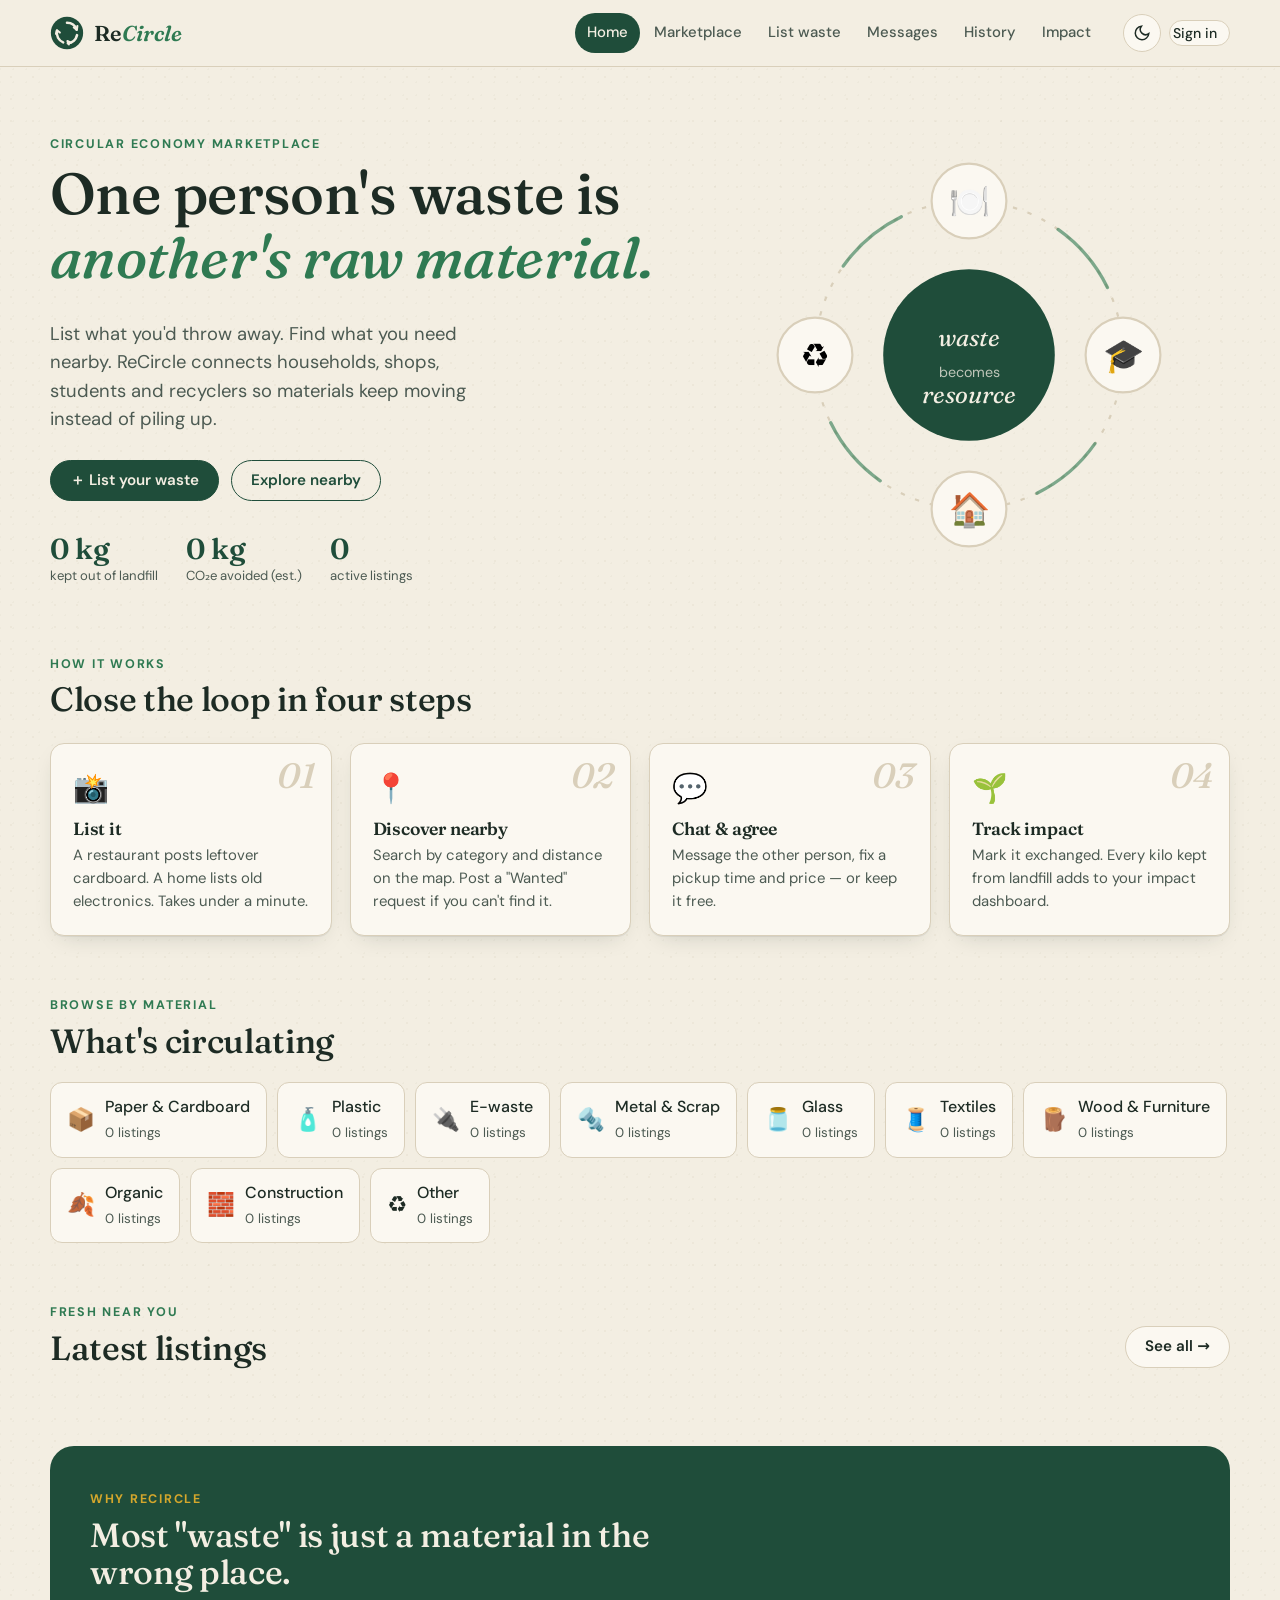
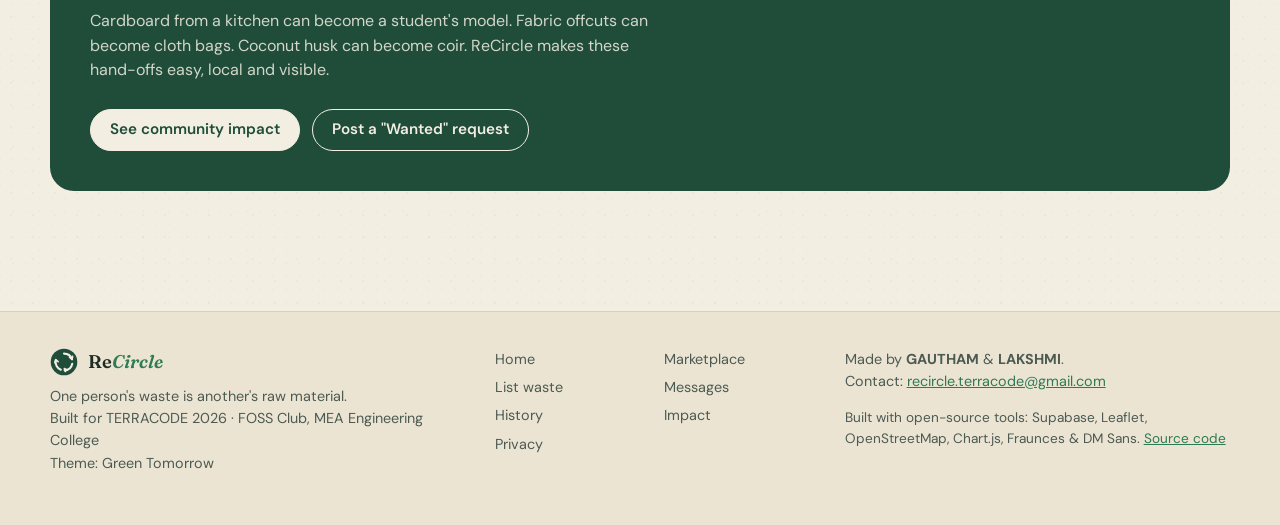
<file: index.html>
<!doctype html>
<html lang="en">
<head>
  <meta charset="utf-8">
  <meta name="viewport" content="width=device-width, initial-scale=1">
  <title>ReCircle — Waste Exchange Platform</title>
  <meta name="description" content="ReCircle is a circular-economy marketplace where waste from one person becomes a resource for someone else nearby.">
  <link rel="icon" href="assets/favicon.svg" type="image/svg+xml">
  <link rel="stylesheet" href="css/style.css">
</head>
<body>
<main>

  <!-- ===== Hero ===== -->
  <section class="hero">
    <div class="wrap hero-grid">
      <div>
        <span class="eyebrow">Circular economy marketplace</span>
        <h1>One person's waste is <em>another's raw material.</em></h1>
        <p class="lede">List what you'd throw away. Find what you need nearby. ReCircle connects households, shops, students and recyclers so materials keep moving instead of piling up.</p>
        <div class="hero-actions">
          <a class="btn primary" href="post.html">＋ List your waste</a>
          <a class="btn" href="marketplace.html">Explore nearby</a>
        </div>
        <div class="hero-stats" id="heroStats"></div>
      </div>

      <div class="hero-art">
        <svg class="loop-art" viewBox="0 0 400 400" role="img" aria-label="A circle connecting a restaurant, a student, a home and a recycler">
          <g class="spin">
            <circle cx="200" cy="200" r="140" fill="none" stroke="var(--line)" stroke-width="2" stroke-dasharray="4 10"/>
          </g>
          <circle cx="200" cy="200" r="140" fill="none" stroke="var(--brand-2)" stroke-width="3" stroke-dasharray="70 150" stroke-linecap="round" opacity=".6">
            <animateTransform attributeName="transform" type="rotate" from="0 200 200" to="360 200 200" dur="14s" repeatCount="indefinite"/>
          </circle>
          <circle cx="200" cy="200" r="78" fill="var(--brand)"/>
          <text x="200" y="192" text-anchor="middle" font-family="Fraunces, serif" font-style="italic" font-size="22" fill="var(--on-brand)">waste</text>
          <text x="200" y="220" text-anchor="middle" font-family="DM Sans, sans-serif" font-size="13" fill="var(--on-brand)" opacity=".75">becomes</text>
          <text x="200" y="244" text-anchor="middle" font-family="Fraunces, serif" font-style="italic" font-size="22" fill="var(--on-brand)">resource</text>

          <g class="node"><circle cx="200" cy="60" r="34" fill="var(--surface)" stroke="var(--line)" stroke-width="2"/><text x="200" y="71" text-anchor="middle" font-size="30">🍽️</text></g>
          <g class="node"><circle cx="340" cy="200" r="34" fill="var(--surface)" stroke="var(--line)" stroke-width="2"/><text x="340" y="211" text-anchor="middle" font-size="30">🎓</text></g>
          <g class="node"><circle cx="200" cy="340" r="34" fill="var(--surface)" stroke="var(--line)" stroke-width="2"/><text x="200" y="351" text-anchor="middle" font-size="30">🏠</text></g>
          <g class="node"><circle cx="60" cy="200" r="34" fill="var(--surface)" stroke="var(--line)" stroke-width="2"/><text x="60" y="211" text-anchor="middle" font-size="30">♻️</text></g>
        </svg>
      </div>
    </div>
  </section>

  <!-- ===== How it works ===== -->
  <section class="section" style="padding-top:24px">
    <div class="wrap">
      <span class="eyebrow">How it works</span>
      <h2 style="margin-bottom:24px">Close the loop in four steps</h2>
      <div class="steps">
        <div class="card step"><div class="ico">📸</div><h3>List it</h3><p>A restaurant posts leftover cardboard. A home lists old electronics. Takes under a minute.</p></div>
        <div class="card step"><div class="ico">📍</div><h3>Discover nearby</h3><p>Search by category and distance on the map. Post a "Wanted" request if you can't find it.</p></div>
        <div class="card step"><div class="ico">💬</div><h3>Chat &amp; agree</h3><p>Message the other person, fix a pickup time and price — or keep it free.</p></div>
        <div class="card step"><div class="ico">🌱</div><h3>Track impact</h3><p>Mark it exchanged. Every kilo kept from landfill adds to your impact dashboard.</p></div>
      </div>
    </div>
  </section>

  <!-- ===== Categories ===== -->
  <section class="section" style="padding-top:0">
    <div class="wrap">
      <div class="section-head">
        <div><span class="eyebrow">Browse by material</span><h2>What's circulating</h2></div>
      </div>
      <div class="cat-strip" id="catStrip"></div>
    </div>
  </section>

  <!-- ===== Recent listings ===== -->
  <section class="section" style="padding-top:0">
    <div class="wrap">
      <div class="section-head">
        <div><span class="eyebrow">Fresh near you</span><h2>Latest listings</h2></div>
        <a class="btn ghost" href="marketplace.html">See all →</a>
      </div>
      <div class="grid" id="recentGrid"></div>
    </div>
  </section>

  <!-- ===== Mission band ===== -->
  <section class="section" style="padding-top:0">
    <div class="wrap">
      <div class="band">
        <div>
          <span class="eyebrow" style="color:var(--gold)">Why ReCircle</span>
          <h2>Most "waste" is just a material in the wrong place.</h2>
          <p>Cardboard from a kitchen can become a student's model. Fabric offcuts can become cloth bags. Coconut husk can become coir. ReCircle makes these hand-offs easy, local and visible.</p>
          <div class="hero-actions" style="margin-bottom:0">
            <a class="btn primary" href="impact.html">See community impact</a>
            <a class="btn" href="post.html">Post a "Wanted" request</a>
          </div>
        </div>
        <blockquote class="band-quote" id="bandQuote"></blockquote>
      </div>
    </div>
  </section>

</main>

<script src="js/data.js"></script>
<script src="js/store.js"></script>
<script src="vendor/supabase/supabase.js"></script>
<script src="js/supabase.js"></script>
<script src="js/ui.js"></script>
<script src="js/detail.js"></script>
<script src="js/home.js"></script>
</body>
</html>
</file>
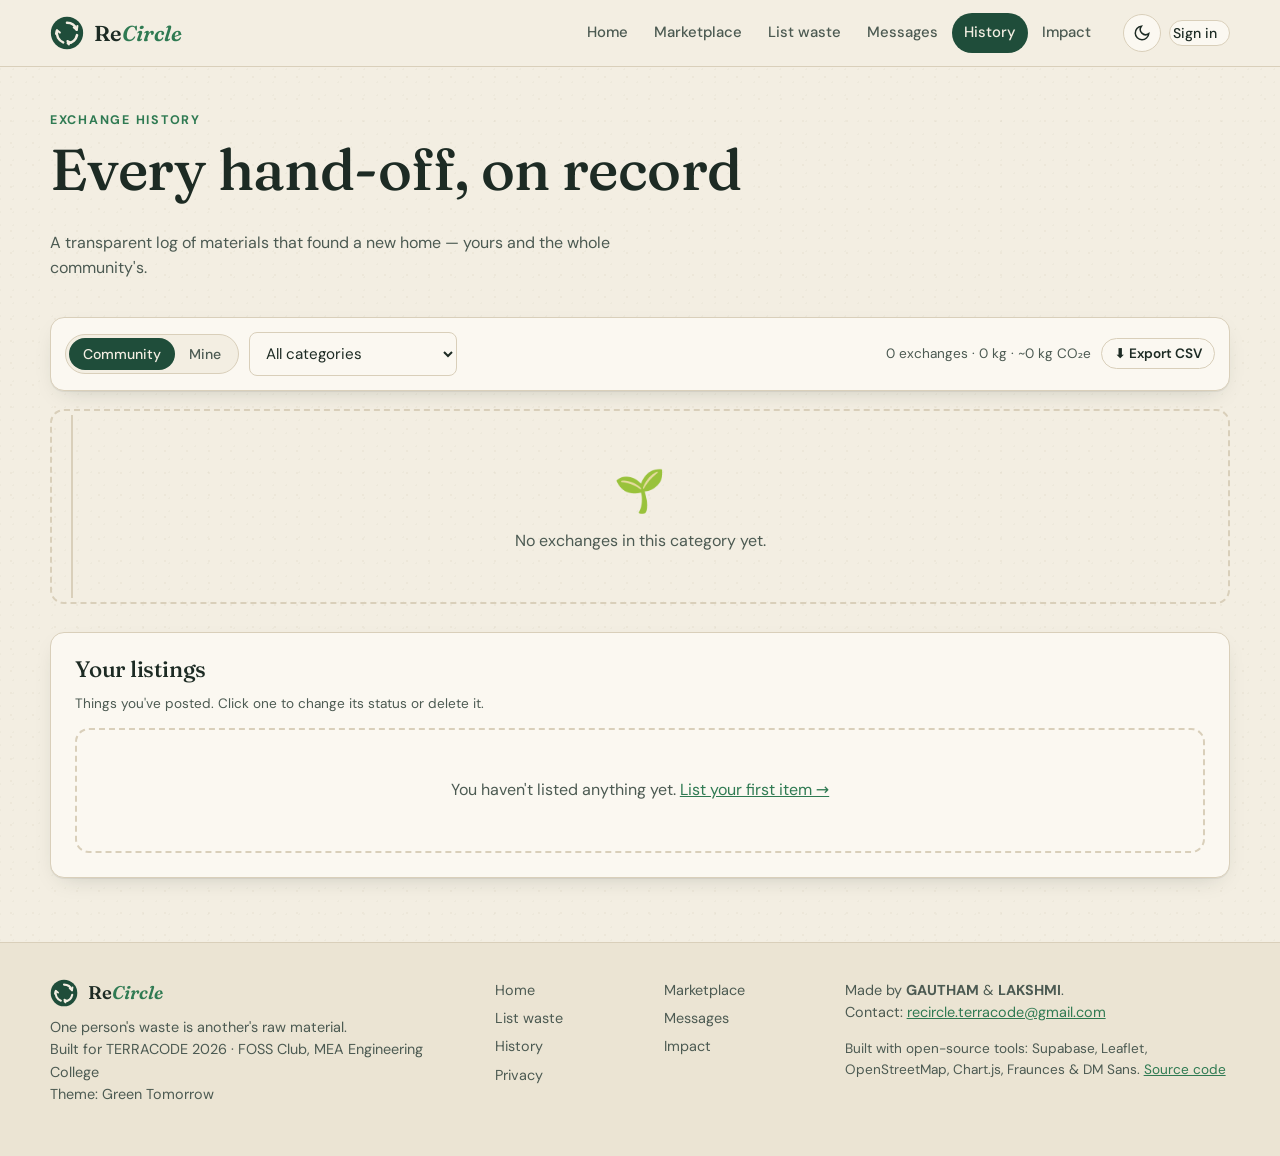
<file: history.html>
<!doctype html>
<html lang="en">
<head>
  <meta charset="utf-8">
  <meta name="viewport" content="width=device-width, initial-scale=1">
  <title>Exchange history — ReCircle</title>
  <link rel="icon" href="assets/favicon.svg" type="image/svg+xml">
  <link rel="stylesheet" href="css/style.css">
</head>
<body>
<main class="wrap">
  <div class="page-head">
    <span class="eyebrow">Exchange history</span>
    <h1>Every hand-off, on record</h1>
    <p>A transparent log of materials that found a new home — yours and the whole community's.</p>
  </div>

  <div class="card toolbar">
    <div class="seg" id="scopeSeg" role="group" aria-label="Whose history">
      <button data-scope="all" class="on">Community</button>
      <button data-scope="me">Mine</button>
    </div>
    <select id="catFilter" aria-label="Category" style="width:auto"></select>
    <span class="muted small" id="summary" style="margin-left:auto"></span>
    <button class="btn ghost sm" id="csvBtn">⬇ Export CSV</button>
  </div>

  <ol class="timeline" id="timeline"></ol>

  <div class="card" style="padding:24px;margin-top:28px">
    <h2 style="font-size:1.4rem">Your listings</h2>
    <p class="muted small">Things you've posted. Click one to change its status or delete it.</p>
    <div class="grid" id="myListings"></div>
  </div>
</main>

<script src="js/data.js"></script>
<script src="js/store.js"></script>
<script src="vendor/supabase/supabase.js"></script>
<script src="js/supabase.js"></script>
<script src="js/ui.js"></script>
<script src="js/detail.js"></script>
<script src="js/history.js"></script>
</body>
</html>
</file>
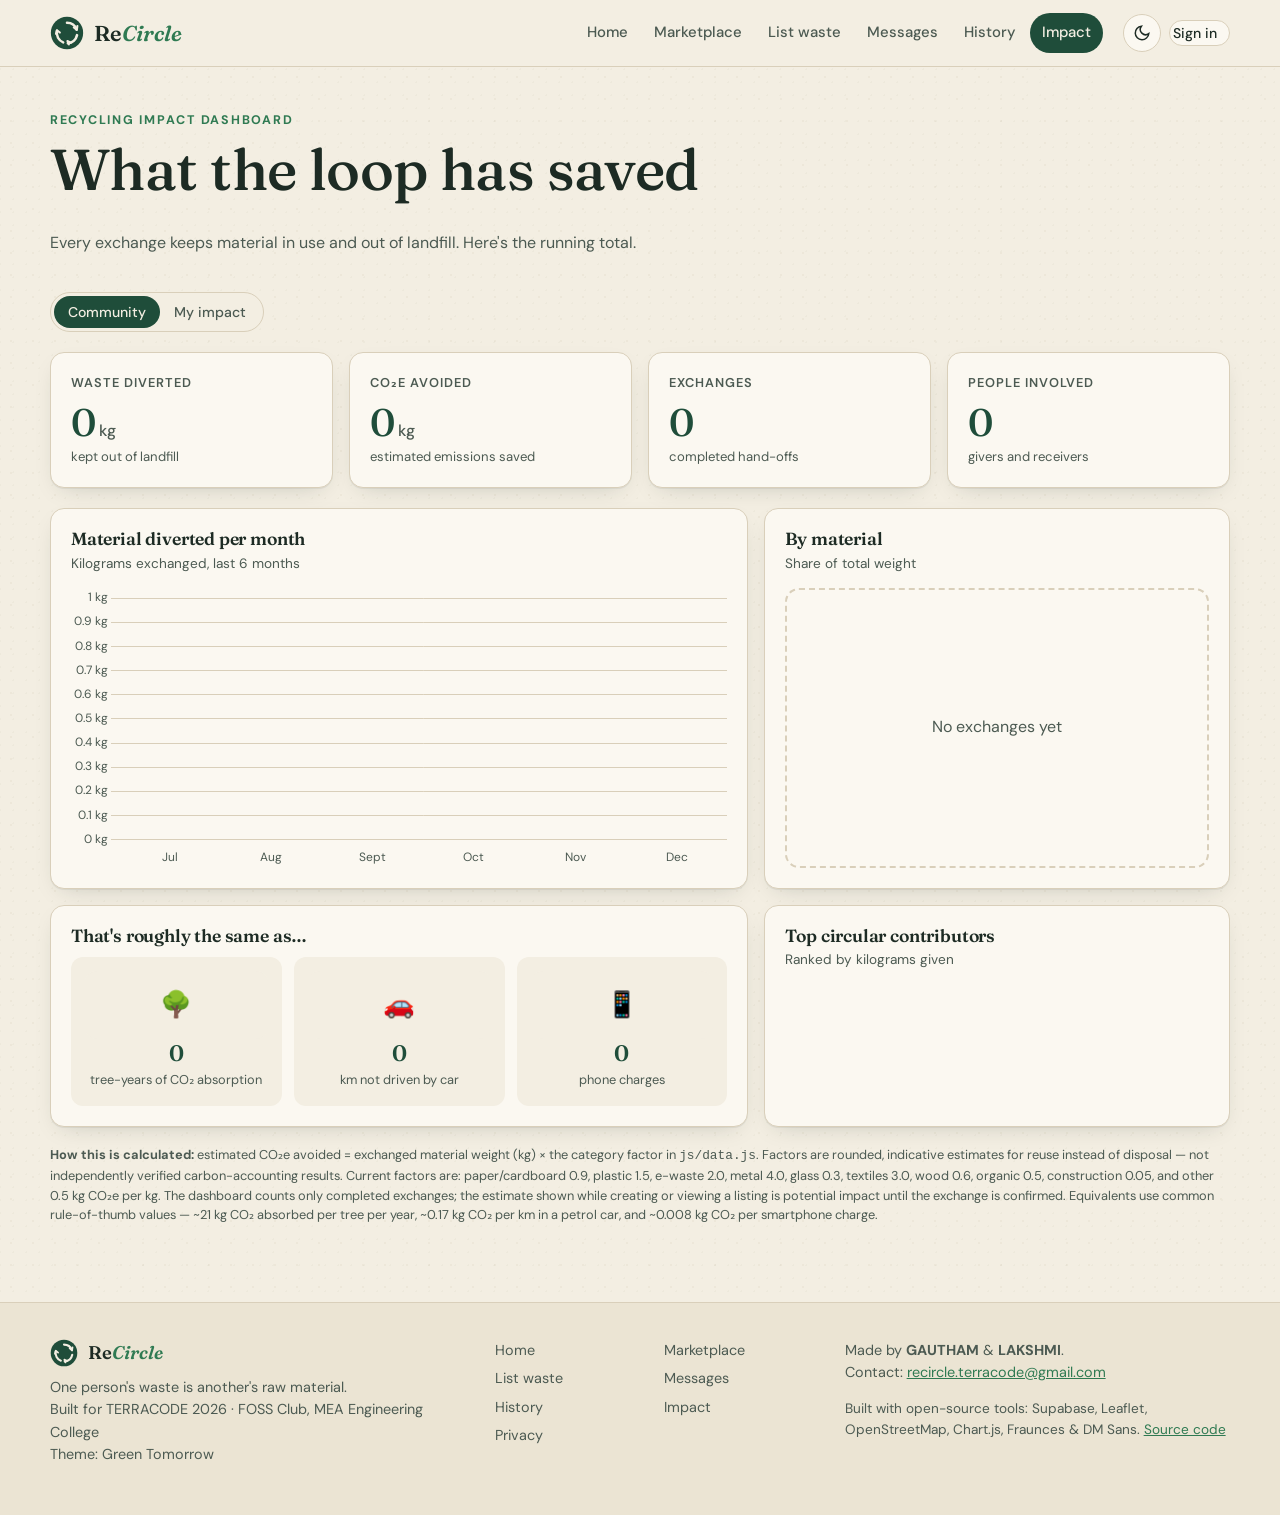
<file: impact.html>
<!doctype html>
<html lang="en">
<head>
  <meta charset="utf-8">
  <meta name="viewport" content="width=device-width, initial-scale=1">
  <title>Recycling impact — ReCircle</title>
  <link rel="icon" href="assets/favicon.svg" type="image/svg+xml">
  <link rel="stylesheet" href="css/style.css">
</head>
<body>
<main class="wrap">
  <div class="page-head">
    <span class="eyebrow">Recycling impact dashboard</span>
    <h1>What the loop has saved</h1>
    <p>Every exchange keeps material in use and out of landfill. Here's the running total.</p>
  </div>

  <div class="seg scope" id="scopeSeg" role="group" aria-label="Whose impact">
    <button data-scope="all" class="on">Community</button>
    <button data-scope="me">My impact</button>
  </div>

  <div class="kpis" id="kpis"></div>

  <div class="dash-grid">
    <div class="card">
      <h3>Material diverted per month</h3>
      <p class="muted small">Kilograms exchanged, last 6 months</p>
      <div class="chart-box"><canvas id="monthChart" aria-label="Bar chart of kilograms exchanged per month"></canvas></div>
    </div>
    <div class="card">
      <h3>By material</h3>
      <p class="muted small">Share of total weight</p>
      <div class="chart-box"><canvas id="catChart" aria-label="Doughnut chart of weight by material"></canvas></div>
    </div>
    <div class="card">
      <h3>That's roughly the same as…</h3>
      <div class="equiv" id="equiv"></div>
    </div>
    <div class="card">
      <h3>Top circular contributors</h3>
      <p class="muted small">Ranked by kilograms given</p>
      <ol class="leaders" id="leaders"></ol>
    </div>
  </div>

  <p class="footnote">
    <strong>How this is calculated:</strong> estimated CO₂e avoided = exchanged material weight (kg) ×
    the category factor in <code>js/data.js</code>. Factors are rounded, indicative estimates for
    reuse instead of disposal — not independently verified carbon-accounting results.
    Current factors are: paper/cardboard 0.9, plastic 1.5, e-waste 2.0, metal 4.0,
    glass 0.3, textiles 3.0, wood 0.6, organic 0.5, construction 0.05, and other 0.5
    kg CO₂e per kg.
    The dashboard counts only completed exchanges; the estimate shown while creating or viewing
    a listing is potential impact until the exchange is confirmed.
    Equivalents use common rule-of-thumb values — ~21 kg CO₂ absorbed per tree per year, ~0.17 kg CO₂ per km in a petrol car,
    and ~0.008 kg CO₂ per smartphone charge.
  </p>
</main>

<script src="vendor/chartjs/chart.umd.min.js"></script>
<script src="js/data.js"></script>
<script src="js/store.js"></script>
<script src="vendor/supabase/supabase.js"></script>
<script src="js/supabase.js"></script>
<script src="js/ui.js"></script>
<script src="js/impact.js"></script>
</body>
</html>
</file>
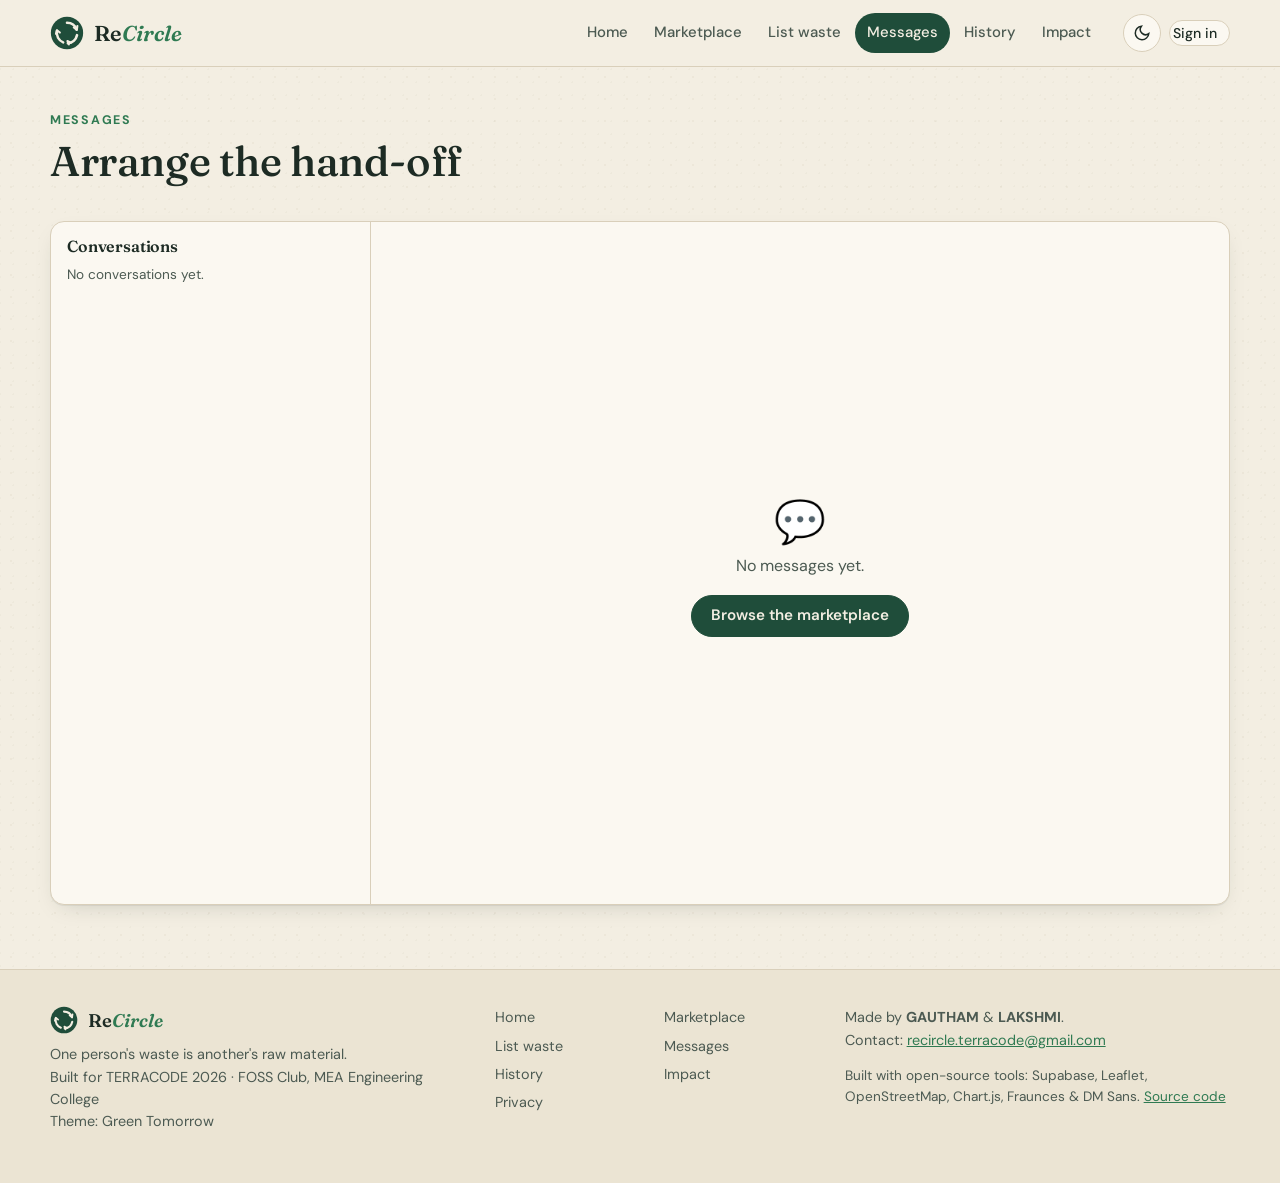
<file: messages.html>
<!doctype html>
<html lang="en">
<head>
  <meta charset="utf-8">
  <meta name="viewport" content="width=device-width, initial-scale=1">
  <title>Messages — ReCircle</title>
  <link rel="icon" href="assets/favicon.svg" type="image/svg+xml">
  <link rel="stylesheet" href="css/style.css">
</head>
<body>
<main class="wrap">
  <div class="page-head" style="padding-bottom:16px">
    <span class="eyebrow">Messages</span>
    <h1 style="font-size:clamp(1.8rem,4vw,2.6rem)">Arrange the hand-off</h1>
  </div>

  <div class="card chat-layout" id="chatLayout">
    <div class="convo-list">
      <h3>Conversations</h3>
      <div id="convoList"></div>
    </div>
    <section class="chat" id="chat" aria-live="polite"></section>
  </div>
</main>

<script src="js/data.js"></script>
<script src="js/store.js"></script>
<script src="vendor/supabase/supabase.js"></script>
<script src="js/supabase.js"></script>
<script src="js/ui.js"></script>
<script src="js/detail.js"></script>
<script src="js/messages.js"></script>
</body>
</html>
</file>
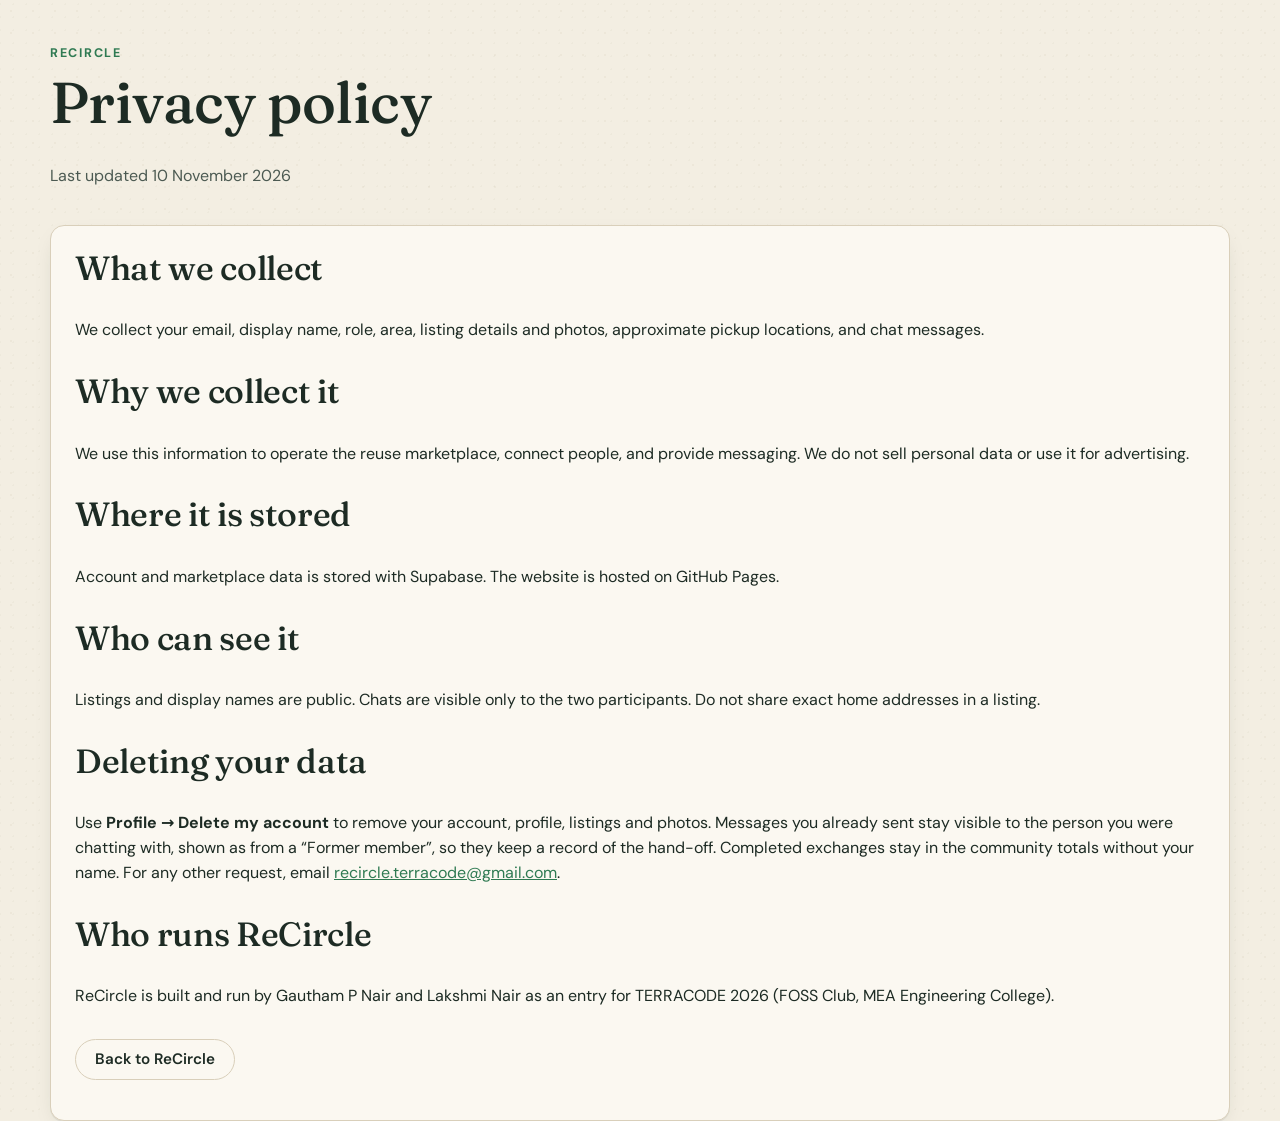
<file: privacy.html>
<!doctype html>
<html lang="en"><head><meta charset="utf-8"><meta name="viewport" content="width=device-width, initial-scale=1"><title>Privacy — ReCircle</title><link rel="icon" href="assets/favicon.svg" type="image/svg+xml"><link rel="stylesheet" href="css/style.css"></head>
<body><main class="wrap"><div class="page-head"><span class="eyebrow">ReCircle</span><h1>Privacy policy</h1><p>Last updated 10 November 2026</p></div>
<section class="card form" style="padding:24px"><h2>What we collect</h2><p>We collect your email, display name, role, area, listing details and photos, approximate pickup locations, and chat messages.</p>
<h2>Why we collect it</h2><p>We use this information to operate the reuse marketplace, connect people, and provide messaging. We do not sell personal data or use it for advertising.</p>
<h2>Where it is stored</h2><p>Account and marketplace data is stored with Supabase. The website is hosted on GitHub Pages.</p>
<h2>Who can see it</h2><p>Listings and display names are public. Chats are visible only to the two participants. Do not share exact home addresses in a listing.</p>
<h2>Deleting your data</h2><p>Use <strong>Profile → Delete my account</strong> to remove your account, profile, listings and photos. Messages you already sent stay visible to the person you were chatting with, shown as from a “Former member”, so they keep a record of the hand-off. Completed exchanges stay in the community totals without your name. For any other request, email <a href="mailto:recircle.terracode@gmail.com">recircle.terracode@gmail.com</a>.</p>
<h2>Who runs ReCircle</h2><p>ReCircle is built and run by Gautham P Nair and Lakshmi Nair as an entry for TERRACODE 2026 (FOSS Club, MEA Engineering College).</p>
<p><a class="btn ghost" href="index.html">Back to ReCircle</a></p></section></main>
</body></html>
</file>
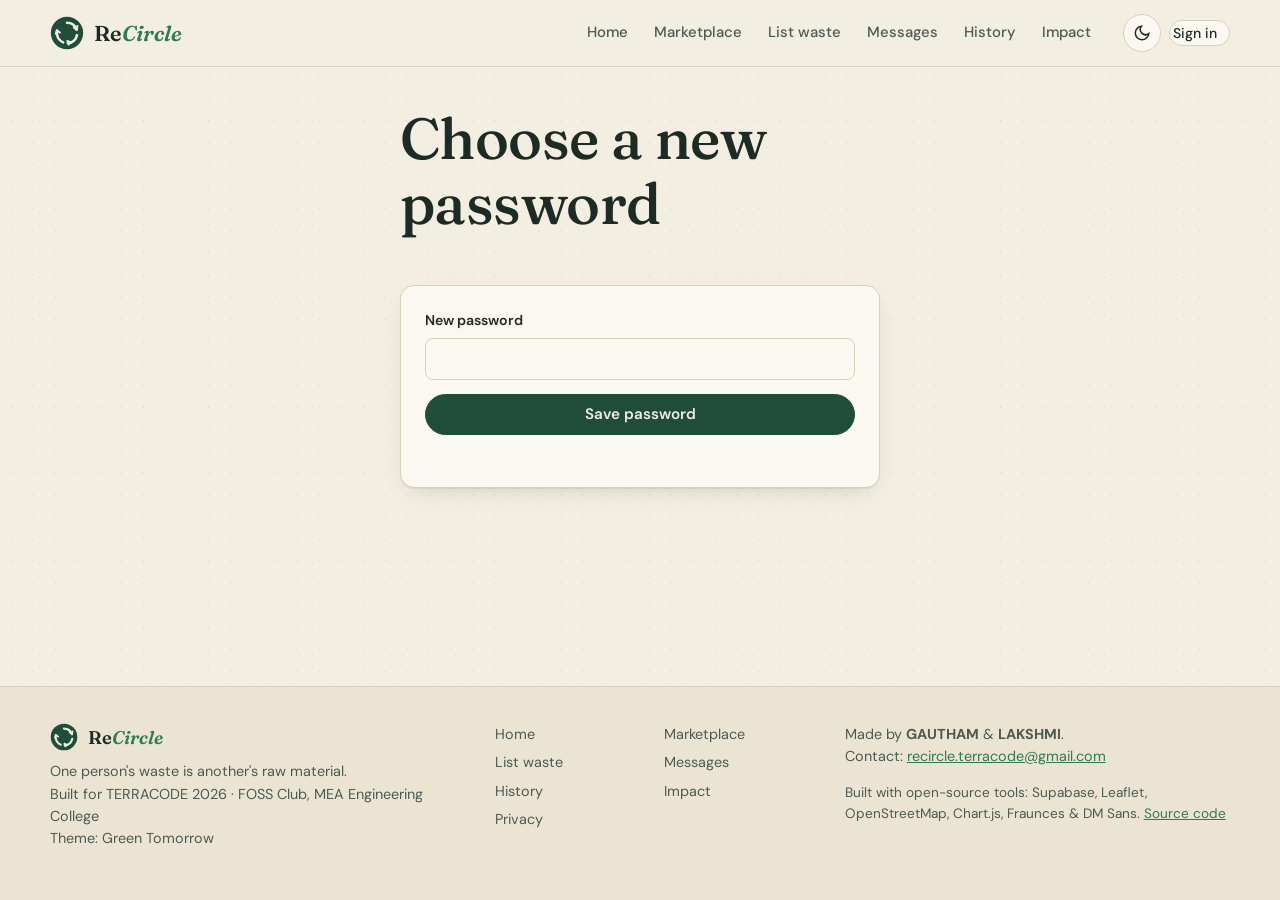
<file: reset.html>
<!doctype html>
<html lang="en"><head><meta charset="utf-8"><meta name="viewport" content="width=device-width, initial-scale=1">
<title>Reset password — ReCircle</title><link rel="icon" href="assets/favicon.svg" type="image/svg+xml"><link rel="stylesheet" href="css/style.css"></head>
<body><main class="wrap" style="max-width:480px"><div class="page-head"><h1>Choose a new password</h1></div>
<form id="resetForm" class="card form" style="padding:24px"><label>New password<input name="password" type="password" minlength="8" required autocomplete="new-password"></label>
<button class="btn primary">Save password</button><p class="muted small" id="resetMsg" role="alert"></p></form></main>
<script src="vendor/supabase/supabase.js"></script><script src="js/data.js"></script><script src="js/store.js"></script><script src="js/supabase.js"></script><script src="js/ui.js"></script>
<script>document.addEventListener("DOMContentLoaded",()=>{$("#resetForm").addEventListener("submit",async e=>{e.preventDefault();const password=new FormData(e.target).get("password");const {error}=await supabaseClient.auth.updateUser({password});$("#resetMsg").textContent=error?error.message+" — the link may have expired; request a new one.":"Password updated. You can now use the site.";if(!error)setTimeout(()=>location.href="index.html",1500);});});</script>
</body></html>
</file>
<file: css/style.css>
/* =========================================================
   ReCircle — stylesheet
   Colours live in :root as variables. Change them there to
   re-theme the whole site. Dark mode values are further down.
   ========================================================= */

/* ---------- fonts (open-source, bundled locally) ---------- */
@font-face {
  font-family: "Fraunces";
  src: url("../assets/fonts/fraunces-latin-wght-normal.woff2") format("woff2");
  font-weight: 100 900; font-style: normal; font-display: swap;
}
@font-face {
  font-family: "Fraunces";
  src: url("../assets/fonts/fraunces-latin-wght-italic.woff2") format("woff2");
  font-weight: 100 900; font-style: italic; font-display: swap;
}
@font-face {
  font-family: "DM Sans";
  src: url("../assets/fonts/dm-sans-latin-wght-normal.woff2") format("woff2");
  font-weight: 100 1000; font-style: normal; font-display: swap;
}

/* ---------- design tokens ---------- */
:root {
  --paper:     #f3eee2;   /* page background — recycled paper */
  --paper-2:   #ebe4d3;
  --surface:   #fbf8f1;   /* cards */
  --ink:       #1d2b24;   /* main text */
  --ink-2:     #4c5a52;   /* secondary text */
  --line:      #d9cfba;
  --brand:     #1f4d3a;   /* forest green */
  --brand-2:   #2f7a52;   /* leaf green */
  --on-brand:  #f3eee2;
  --accent:    #c2643b;   /* terracotta — "wanted" stamps */
  --gold:      #d4a72c;
  --ok:        #2f7a52;
  --shadow:    0 1px 0 rgba(29,43,36,.06), 0 8px 24px -12px rgba(29,43,36,.25);
  --radius:    14px;
  --radius-sm: 8px;
  --font-display: "Fraunces", Georgia, serif;
  --font-body: "DM Sans", system-ui, -apple-system, "Segoe UI", sans-serif;
  color-scheme: light;
}

@media (prefers-color-scheme: dark) {
  :root:not([data-theme="light"]) {
    --paper: #121a16; --paper-2: #18231d; --surface: #1c2822;
    --ink: #e9e5da; --ink-2: #a7b2aa; --line: #2e3d35;
    --brand: #7fc69b; --brand-2: #9fd8b3; --on-brand: #10261b;
    --accent: #e48a5f; --gold: #e2bd52; --ok: #7fc69b;
    --shadow: 0 1px 0 rgba(0,0,0,.3), 0 10px 28px -14px rgba(0,0,0,.7);
    color-scheme: dark;
  }
}
:root[data-theme="dark"] {
  --paper: #121a16; --paper-2: #18231d; --surface: #1c2822;
  --ink: #e9e5da; --ink-2: #a7b2aa; --line: #2e3d35;
  --brand: #7fc69b; --brand-2: #9fd8b3; --on-brand: #10261b;
  --accent: #e48a5f; --gold: #e2bd52; --ok: #7fc69b;
  --shadow: 0 1px 0 rgba(0,0,0,.3), 0 10px 28px -14px rgba(0,0,0,.7);
  color-scheme: dark;
}

/* ---------- base ---------- */
*, *::before, *::after { box-sizing: border-box; }
html { -webkit-text-size-adjust: 100%; }
body {
  margin: 0;
  font-family: var(--font-body);
  font-size: 16px;
  line-height: 1.55;
  color: var(--ink);
  background: var(--paper);
  background-image:
    radial-gradient(rgba(120,100,60,.05) 1px, transparent 1px),
    radial-gradient(rgba(120,100,60,.04) 1px, transparent 1px);
  background-size: 22px 22px, 13px 13px;
  background-position: 0 0, 7px 11px;
  min-height: 100vh;
  display: flex; flex-direction: column;
}
main { flex: 1; }
body.no-scroll { overflow: hidden; }
img { max-width: 100%; display: block; }
a { color: var(--brand-2); }
h1, h2, h3 { font-family: var(--font-display); font-weight: 600; line-height: 1.12; margin: 0 0 .5em; letter-spacing: -.01em; }
h1 { font-size: clamp(2.1rem, 5vw, 3.6rem); font-weight: 500; }
h2 { font-size: clamp(1.5rem, 3vw, 2.1rem); font-weight: 500; }
h3 { font-size: 1.1rem; }
p { margin: 0 0 1em; }
.muted { color: var(--ink-2); }
.small { font-size: .85rem; }
.wrap { width: min(1180px, 100% - 32px); margin-inline: auto; }
.section { padding: 56px 0; }
.eyebrow {
  font-size: .78rem; font-weight: 700; letter-spacing: .14em; text-transform: uppercase;
  color: var(--brand-2); margin-bottom: .6em; display: inline-block;
}
:focus-visible { outline: 3px solid var(--gold); outline-offset: 2px; border-radius: 4px; }

/* ---------- buttons ---------- */
.btn {
  display: inline-flex; align-items: center; justify-content: center; gap: .45em;
  font: 600 .95rem/1 var(--font-body);
  padding: .8em 1.25em; border-radius: 999px;
  border: 1.5px solid var(--brand); background: transparent; color: var(--brand);
  cursor: pointer; text-decoration: none; transition: transform .15s, background .15s, color .15s;
  white-space: nowrap;
}
.btn:hover { transform: translateY(-1px); }
.btn.primary { background: var(--brand); color: var(--on-brand); }
.btn.primary:hover { background: var(--brand-2); border-color: var(--brand-2); }
.btn.ghost { border-color: var(--line); color: var(--ink); background: var(--surface); }
.btn.accent { background: var(--accent); border-color: var(--accent); color: #fff; }
.btn.sm { padding: .55em .9em; font-size: .85rem; }
.btn:disabled { opacity: .5; cursor: not-allowed; transform: none; }
.link-btn { background: none; border: 0; padding: 0; color: var(--brand-2); font: inherit; cursor: pointer; text-decoration: underline; }
.icon-btn {
  width: 38px; height: 38px; border-radius: 50%; border: 1px solid var(--line);
  background: var(--surface); color: var(--ink); display: grid; place-items: center; cursor: pointer;
}
.password-field { position: relative; display: block; }
.password-field input { padding-right: 64px; }
.password-toggle {
  position: absolute; right: 8px; top: 50%; transform: translateY(-50%);
  border: 0; background: none; color: var(--brand-2); cursor: pointer; font: 600 .78rem var(--font-body);
}

/* ---------- header ---------- */
.site-header {
  position: sticky; top: 0; z-index: 1000;
  background: color-mix(in srgb, var(--paper) 88%, transparent);
  backdrop-filter: blur(10px);
  border-bottom: 1px solid var(--line);
}
.header-inner { display: flex; align-items: center; gap: 20px; height: 66px; }
.brand { display: flex; align-items: center; gap: 10px; text-decoration: none; color: var(--ink); font: 600 1.35rem var(--font-display); }
.brand em { font-style: italic; color: var(--brand-2); }
.brand .logo { width: 34px; height: 34px; }
.brand.small { font-size: 1.15rem; margin-bottom: .5em; }
.brand.small .logo { width: 28px; height: 28px; }
.site-nav { display: flex; gap: 2px; margin-left: auto; }
.site-nav a {
  position: relative; padding: 8px 12px; border-radius: 999px;
  text-decoration: none; color: var(--ink-2); font-weight: 500; font-size: .93rem;
}
.site-nav a:hover { color: var(--ink); background: var(--paper-2); }
.site-nav a.active { color: var(--on-brand); background: var(--brand); }
.nav-badge {
  display: inline-grid; place-items: center; min-width: 18px; height: 18px; padding: 0 5px; margin-left: 5px;
  border-radius: 9px; background: var(--accent); color: #fff; font-size: .7rem; font-weight: 700;
}
.nav-badge[hidden] { display: none; }
.header-actions { display: flex; align-items: center; gap: 8px; }
.profile-btn {
  display: flex; align-items: center; gap: 8px; border: 1px solid var(--line); background: var(--surface);
  border-radius: 999px; padding: 3px 12px 3px 3px; cursor: pointer; color: var(--ink); font: 500 .88rem var(--font-body);
}
.profile-name { max-width: 110px; overflow: hidden; text-overflow: ellipsis; white-space: nowrap; }
.nav-toggle { display: none; }

@media (max-width: 1020px) {
  .nav-toggle {
    display: flex; flex-direction: column; justify-content: center; gap: 4px;
    width: 40px; height: 40px; margin-left: 0; border: 1px solid var(--line); border-radius: 10px;
    background: var(--surface); cursor: pointer; padding: 0 10px; order: 3;
  }
  .nav-toggle span { height: 2px; background: var(--ink); border-radius: 2px; }
  .header-actions { order: 2; margin-left: auto; }
  .site-nav {
    position: absolute; top: 66px; left: 0; right: 0; flex-direction: column; gap: 0;
    background: var(--paper); border-bottom: 1px solid var(--line); padding: 8px 16px 16px;
    display: none; margin: 0;
  }
  .nav-open .site-nav { display: flex; }
  .site-nav a { padding: 12px; border-radius: 10px; }
  .profile-name { display: none; }
  .profile-btn { padding: 3px; }
  .profile-btn.signed-out {
    display: inline-flex; min-height: 40px; padding: 0 14px; font-size: .9rem;
  }
  .profile-btn.signed-out .profile-name { display: inline; max-width: none; }
}

/* ---------- avatars & category chips ---------- */
.avatar {
  --bg: var(--brand-2);
  display: inline-grid; place-items: center; flex: none;
  width: 32px; height: 32px; border-radius: 50%;
  background: var(--bg); color: #fff; font: 700 .75rem var(--font-body); letter-spacing: .02em;
}
.avatar[data-role="business"] { --bg: #b5833f; }
.avatar[data-role="student"]  { --bg: #3a7ca5; }
.avatar[data-role="recycler"] { --bg: #1f4d3a; }
.avatar[data-role="individual"] { --bg: #8a5a7a; }
.avatar.xs { width: 22px; height: 22px; font-size: .6rem; }
.avatar.lg { width: 44px; height: 44px; font-size: .95rem; }
.cat {
  display: inline-flex; align-items: center; gap: 5px;
  font-size: .75rem; font-weight: 600; padding: 3px 9px 3px 6px; border-radius: 999px;
  color: var(--cat); background: color-mix(in srgb, var(--cat) 13%, transparent);
  border: 1px solid color-mix(in srgb, var(--cat) 30%, transparent);
}
:root[data-theme="dark"] .cat { color: color-mix(in srgb, var(--cat) 55%, white); }
@media (prefers-color-scheme: dark) { :root:not([data-theme="light"]) .cat { color: color-mix(in srgb, var(--cat) 55%, white); } }

/* ---------- cards ---------- */
.card {
  background: var(--surface); border: 1px solid var(--line); border-radius: var(--radius);
  box-shadow: var(--shadow);
}
.grid { display: grid; gap: 18px; grid-template-columns: repeat(auto-fill, minmax(240px, 1fr)); }
.listing { overflow: hidden; cursor: pointer; display: flex; flex-direction: column; transition: transform .18s, box-shadow .18s; }
.listing:hover { transform: translateY(-3px); box-shadow: 0 1px 0 rgba(0,0,0,.05), 0 16px 30px -16px rgba(29,43,36,.4); }
.card-media {
  position: relative; aspect-ratio: 16 / 10; display: grid; place-items: center;
  background:
    repeating-linear-gradient(45deg, color-mix(in srgb, var(--cat) 9%, transparent) 0 8px, transparent 8px 16px),
    color-mix(in srgb, var(--cat) 12%, var(--surface));
  border-bottom: 1px solid var(--line);
}
.card-media img { width: 100%; height: 100%; object-fit: cover; }
.card-glyph { font-size: 3.2rem; filter: saturate(.9); transition: transform .3s; }
.listing:hover .card-glyph { transform: scale(1.1) rotate(-6deg); }
.kind-stamp, .done-stamp {
  position: absolute; top: 10px; left: 10px;
  font: 700 .68rem var(--font-body); letter-spacing: .12em; text-transform: uppercase;
  padding: 4px 8px; border-radius: 4px; border: 1.5px solid currentColor;
  color: var(--brand); background: var(--surface); transform: rotate(-3deg);
}
.wanted .kind-stamp { color: var(--accent); }
.done-stamp { left: auto; right: 10px; color: var(--ink-2); transform: rotate(3deg); }
.exchanged { opacity: .72; }
.card-body { padding: 14px 16px 16px; display: flex; flex-direction: column; gap: 6px; flex: 1; }
.card-body h3 { margin: 4px 0 0; font-size: 1.05rem; }
.card-body .meta { margin: 0; color: var(--ink-2); font-size: .85rem; }
.card-foot { display: flex; justify-content: space-between; align-items: baseline; gap: 8px; margin-top: auto; padding-top: 6px; flex-wrap: wrap; }
.price { font-weight: 700; color: var(--ink); }
.price.free { color: var(--ok); }
.owner { display: flex; align-items: center; gap: 6px; margin: 4px 0 0; color: var(--ink-2); padding-top: 8px; border-top: 1px dashed var(--line); }

/* ---------- hero (home) ---------- */
.hero { padding: 64px 0 40px; position: relative; overflow: hidden; }
.hero-grid { display: grid; grid-template-columns: 1.15fr .85fr; gap: 48px; align-items: center; }
.hero h1 em { font-style: italic; color: var(--brand-2); }
.hero .lede { font-size: 1.15rem; color: var(--ink-2); max-width: 36ch; }
.hero-actions { display: flex; gap: 12px; flex-wrap: wrap; margin: 26px 0 30px; }
.hero-stats { display: flex; gap: 28px; flex-wrap: wrap; }
.hero-stats div { display: flex; flex-direction: column; }
.hero-stats strong { font: 600 1.8rem var(--font-display); color: var(--brand); }
.hero-stats span { font-size: .82rem; color: var(--ink-2); }
.loop-art { width: 100%; max-width: 440px; margin-inline: auto; }
.loop-art .spin { transform-origin: 200px 200px; animation: spin 40s linear infinite; }
.loop-art .node { animation: bob 4s ease-in-out infinite; transform-box: fill-box; transform-origin: center; }
.loop-art .node:nth-of-type(2) { animation-delay: -1s; }
.loop-art .node:nth-of-type(3) { animation-delay: -2s; }
.loop-art .node:nth-of-type(4) { animation-delay: -3s; }
@keyframes spin { to { transform: rotate(360deg); } }
@keyframes bob { 50% { transform: translateY(-6px); } }
@media (prefers-reduced-motion: reduce) { .loop-art .spin, .loop-art .node { animation: none; } }
@media (max-width: 860px) {
  .hero-grid { grid-template-columns: 1fr; gap: 24px; }
  .hero-art { order: -1; max-width: 300px; margin-inline: auto; }
}

/* how it works */
.steps { display: grid; grid-template-columns: repeat(4, 1fr); gap: 18px; counter-reset: step; }
.step { padding: 22px; position: relative; }
.step::before {
  counter-increment: step; content: "0" counter(step);
  font: italic 500 2.2rem var(--font-display); color: var(--line); position: absolute; top: 10px; right: 16px;
}
.step .ico { font-size: 1.8rem; margin-bottom: 8px; }
.step h3 { margin-bottom: .3em; }
.step p { margin: 0; color: var(--ink-2); font-size: .93rem; }
@media (max-width: 860px) { .steps { grid-template-columns: 1fr 1fr; } }
@media (max-width: 520px) { .steps { grid-template-columns: 1fr; } }

.section-head { display: flex; justify-content: space-between; align-items: end; gap: 16px; margin-bottom: 22px; flex-wrap: wrap; }
.section-head h2 { margin: 0; }

.cat-strip { display: flex; flex-wrap: wrap; gap: 10px; }
.cat-tile {
  display: flex; align-items: center; gap: 10px; padding: 12px 16px; text-decoration: none; color: var(--ink);
  border-radius: 12px; background: var(--surface); border: 1px solid var(--line); font-weight: 500;
  transition: border-color .15s, transform .15s;
}
.cat-tile:hover { border-color: var(--cat); transform: translateY(-2px); }
.cat-tile span:first-child { font-size: 1.4rem; }
.cat-tile small { color: var(--ink-2); font-weight: 400; }

.band {
  background: var(--brand); color: var(--on-brand); border-radius: 24px; padding: 40px;
  display: grid; grid-template-columns: 1.2fr 1fr; gap: 32px; align-items: center;
}
.band h2 { color: var(--on-brand); }
.band p { opacity: .85; }
.band .btn { border-color: var(--on-brand); color: var(--on-brand); }
.band .btn.primary { background: var(--on-brand); color: var(--brand); }
.band-quote { font: italic 400 1.35rem/1.4 var(--font-display); border-left: 3px solid var(--gold); padding-left: 20px; }
@media (max-width: 760px) { .band { grid-template-columns: 1fr; padding: 28px; } }

/* ---------- page head ---------- */
.page-head { padding: 40px 0 20px; }
.page-head p { color: var(--ink-2); max-width: 60ch; }

/* ---------- marketplace ---------- */
.toolbar { display: flex; flex-wrap: wrap; gap: 10px; align-items: center; padding: 14px; margin-bottom: 18px; }
.toolbar .search { flex: 1 1 240px; position: relative; }
.toolbar .search input { padding-left: 36px; }
.toolbar .search::before { content: "🔎"; position: absolute; left: 12px; top: 50%; transform: translateY(-50%); font-size: .9rem; opacity: .7; }
.seg { display: inline-flex; border: 1px solid var(--line); border-radius: 999px; padding: 3px; background: var(--paper); }
.seg button { border: 0; background: none; padding: 7px 14px; border-radius: 999px; font: 500 .88rem var(--font-body); color: var(--ink-2); cursor: pointer; }
.seg button.on { background: var(--brand); color: var(--on-brand); }
.chips { display: flex; gap: 8px; overflow-x: auto; padding-bottom: 6px; margin-bottom: 16px; scrollbar-width: thin; }
.chip {
  flex: none; display: inline-flex; align-items: center; gap: 6px; padding: 7px 13px; border-radius: 999px;
  border: 1px solid var(--line); background: var(--surface); color: var(--ink); font: 500 .85rem var(--font-body); cursor: pointer;
}
.chip.on { background: var(--ink); color: var(--paper); border-color: var(--ink); }
.range { display: flex; align-items: center; gap: 8px; font-size: .88rem; color: var(--ink-2); }
.range input { width: 120px; accent-color: var(--brand-2); }
.market-layout { display: grid; grid-template-columns: 1fr 420px; gap: 20px; align-items: start; }
.map-panel { position: sticky; top: 84px; padding: 0; overflow: hidden; }
#map { height: calc(100vh - 170px); min-height: 380px; }
.map-panel .map-foot { display: flex; justify-content: space-between; align-items: center; padding: 10px 14px; font-size: .85rem; border-top: 1px solid var(--line); gap: 8px; flex-wrap: wrap; }
.results-meta { display: flex; justify-content: space-between; align-items: center; margin-bottom: 12px; font-size: .9rem; color: var(--ink-2); gap: 10px; flex-wrap: wrap; }
.results-meta select { width: auto; padding: 6px 10px; }
.empty { text-align: center; padding: 48px 20px; color: var(--ink-2); border: 2px dashed var(--line); border-radius: var(--radius); }
.empty .big { font-size: 2.6rem; display: block; margin-bottom: 6px; }
.view-toggle { display: none; }
@media (max-width: 980px) {
  .market-layout { grid-template-columns: 1fr; }
  .map-panel { position: relative; top: 0; display: none; }
  .market-layout.show-map .map-panel { display: block; }
  .market-layout.show-map .list-panel { display: none; }
  #map { height: 65vh; }
  .view-toggle { display: inline-flex; }
}

/* map pins */
.pin {
  width: 34px; height: 34px; border-radius: 50% 50% 50% 0; transform: rotate(-45deg);
  background: var(--c); border: 2px solid #fff; box-shadow: 0 3px 8px rgba(0,0,0,.35);
  display: grid; place-items: center;
}
.pin span { transform: rotate(45deg); font-size: 15px; }
.pin.wanted { border-style: dashed; border-color: #fff; outline: 2px solid var(--accent); }
.me-pin { width: 18px; height: 18px; border-radius: 50%; background: #2b7de9; border: 3px solid #fff; box-shadow: 0 0 0 6px rgba(43,125,233,.25); }
.leaflet-popup-content { font-family: var(--font-body); margin: 12px 14px; }
.leaflet-popup-content h4 { margin: 4px 0; font: 600 1rem var(--font-display); }
.leaflet-container { font-family: var(--font-body); background: var(--paper-2); }

/* ---------- forms ---------- */
.form { display: grid; gap: 14px; }
[hidden] { display: none !important; }
.form label { display: grid; gap: 6px; font-weight: 600; font-size: .88rem; }
.form .hint { font-weight: 400; color: var(--ink-2); font-size: .8rem; }
input, select, textarea {
  width: 100%; font: 400 .95rem var(--font-body); color: var(--ink);
  padding: 10px 12px; border-radius: var(--radius-sm); border: 1px solid var(--line); background: var(--surface);
}
input:focus, select:focus, textarea:focus { outline: 2px solid var(--brand-2); outline-offset: 0; border-color: transparent; }
textarea { resize: vertical; min-height: 96px; }
.row-2 { display: grid; grid-template-columns: 1fr 1fr; gap: 14px; }
.row-3 { display: grid; grid-template-columns: 1fr 1fr 1fr; gap: 14px; }
@media (max-width: 560px) { .row-2, .row-3 { grid-template-columns: 1fr; } }
.form-actions { display: flex; gap: 10px; justify-content: flex-end; flex-wrap: wrap; margin-top: 4px; }
.kind-pick { display: grid; grid-template-columns: 1fr 1fr; gap: 10px; }
.kind-pick label {
  display: flex; gap: 12px; align-items: flex-start; padding: 14px; border: 1.5px solid var(--line); border-radius: 12px;
  cursor: pointer; background: var(--surface); font-weight: 400;
}
.kind-pick input { width: auto; margin-top: 4px; accent-color: var(--brand); }
.kind-pick label:has(input:checked) { border-color: var(--brand); background: color-mix(in srgb, var(--brand) 7%, var(--surface)); }
.kind-pick strong { display: block; font-size: .95rem; }
.cat-pick { display: grid; grid-template-columns: repeat(auto-fill, minmax(130px, 1fr)); gap: 8px; }
.cat-pick label {
  display: flex; align-items: center; gap: 8px; padding: 10px; border: 1.5px solid var(--line); border-radius: 10px;
  cursor: pointer; font-weight: 500; font-size: .85rem; background: var(--surface);
}
.cat-pick input { position: absolute; opacity: 0; pointer-events: none; }
.cat-pick label:has(input:checked) { border-color: var(--cat); background: color-mix(in srgb, var(--cat) 12%, var(--surface)); }
.cat-pick label:has(input:focus-visible) { outline: 3px solid var(--gold); }
.post-layout { display: grid; grid-template-columns: 1fr 360px; gap: 24px; align-items: start; }
.post-layout > .card { padding: 24px; }
.post-side { position: sticky; top: 84px; display: grid; gap: 16px; }
#pickMap { height: 240px; border-radius: var(--radius-sm); border: 1px solid var(--line); }
.photo-drop {
  display: grid; place-items: center; text-align: center; gap: 4px; padding: 20px; min-height: 120px;
  border: 2px dashed var(--line); border-radius: 10px; cursor: pointer; color: var(--ink-2); font-weight: 400;
  position: relative; overflow: hidden;
}
.photo-drop img { position: absolute; inset: 0; width: 100%; height: 100%; object-fit: cover; }
.photo-drop input { position: absolute; opacity: 0; inset: 0; cursor: pointer; }
.impact-preview { padding: 20px; background: var(--brand); color: var(--on-brand); border: 0; }
.impact-preview .num { font: 600 2.4rem var(--font-display); line-height: 1; }
.impact-preview p { margin: 6px 0 0; opacity: .85; font-size: .9rem; }
fieldset { border: 0; padding: 0; margin: 0; display: grid; gap: 10px; }
legend { font-weight: 600; font-size: .88rem; margin-bottom: 8px; padding: 0; }
@media (max-width: 900px) { .post-layout { grid-template-columns: 1fr; } .post-side { position: static; } }

/* ---------- modal ---------- */
.modal-backdrop {
  position: fixed; inset: 0; z-index: 2000; background: rgba(18,26,22,.55);
  display: grid; place-items: center; padding: 16px; opacity: 0; transition: opacity .2s;
}
.modal-backdrop.open { opacity: 1; }
.modal {
  position: relative; width: min(520px, 100%); max-height: calc(100vh - 32px); overflow: auto;
  background: var(--surface); border-radius: 18px; padding: 28px; box-shadow: 0 30px 60px -20px rgba(0,0,0,.5);
  transform: translateY(10px); transition: transform .2s;
}
.modal.wide { width: min(760px, 100%); padding: 0; }
.modal-backdrop.open .modal { transform: none; }
.modal-close {
  position: absolute; top: 12px; right: 12px; z-index: 2; width: 34px; height: 34px; border-radius: 50%;
  border: 1px solid var(--line); background: var(--surface); color: var(--ink); font-size: 1.3rem; cursor: pointer; line-height: 1;
}
.detail-media { aspect-ratio: 3 / 1; font-size: 4rem; }
.detail-body { padding: 24px 28px 28px; }
.detail-body h2 { margin: 10px 0 6px; }
.facts { display: grid; grid-template-columns: repeat(auto-fit, minmax(130px, 1fr)); gap: 10px; margin: 18px 0; }
.facts div { background: var(--paper); border-radius: 10px; padding: 10px 12px; }
.facts dt { font-size: .74rem; text-transform: uppercase; letter-spacing: .08em; color: var(--ink-2); }
.facts dd { margin: 2px 0 0; font-weight: 600; }
.owner-row { display: flex; align-items: center; gap: 12px; padding: 14px 0; border-top: 1px solid var(--line); border-bottom: 1px solid var(--line); margin-bottom: 18px; }
.owner-row div { flex: 1; }
.owner-row strong { display: block; }
.matches { margin-top: 22px; }
.matches h3 { font-size: 1rem; }
.match {
  display: flex; align-items: center; gap: 10px; padding: 10px 12px; border-radius: 10px; border: 1px solid var(--line);
  margin-bottom: 8px; cursor: pointer; background: var(--paper);
}
.match:hover { border-color: var(--brand-2); }
.match .t { flex: 1; font-weight: 500; font-size: .92rem; }

/* ---------- messages ---------- */
.chat-layout { display: grid; grid-template-columns: 320px minmax(0, 1fr); grid-template-rows: minmax(0, 1fr); height: calc(100dvh - 66px - 150px); min-height: 480px; overflow: hidden; padding: 0; }
.convo-list { border-right: 1px solid var(--line); overflow-y: auto; }
.convo-list h3 { padding: 16px 16px 8px; margin: 0; font-size: 1rem; }
.convo {
  display: flex; gap: 10px; padding: 12px 16px; cursor: pointer; border-left: 3px solid transparent; align-items: center;
  width: 100%; background: none; border-top: 0; border-right: 0; border-bottom: 1px solid var(--line); text-align: left; color: var(--ink); font: inherit;
}
.convo:hover { background: var(--paper); }
.convo.active { background: var(--paper); border-left-color: var(--brand-2); }
.convo .info { flex: 1; min-width: 0; }
.convo .name { font-weight: 600; font-size: .92rem; display: flex; justify-content: space-between; gap: 6px; }
.convo .name time { font-weight: 400; color: var(--ink-2); font-size: .75rem; flex: none; }
.convo .sub, .convo .last { font-size: .8rem; color: var(--ink-2); white-space: nowrap; overflow: hidden; text-overflow: ellipsis; }
.convo .unread { background: var(--accent); color: #fff; border-radius: 9px; font-size: .7rem; font-weight: 700; min-width: 18px; height: 18px; display: grid; place-items: center; padding: 0 5px; }
.chat { display: flex; flex-direction: column; width: 100%; height: 100%; min-width: 0; min-height: 0; overflow: hidden; }
.chat-head { display: flex; align-items: center; gap: 12px; padding: 12px 16px; border-bottom: 1px solid var(--line); flex-wrap: wrap; }
.chat-head .who { flex: 1; min-width: 160px; }
.chat-head .who strong { display: block; }
.exchange-actions { display: flex; align-items: center; gap: 8px; flex-wrap: wrap; justify-content: flex-end; }
.back-btn { display: none; }
.chat-body { flex: 1 1 auto; height: 0; min-height: 0; overflow-y: auto; overscroll-behavior: contain; scrollbar-gutter: stable; padding: 20px; display: flex; flex-direction: column; gap: 8px; background: var(--paper); }
.bubble { max-width: 72%; padding: 9px 13px; border-radius: 16px; background: var(--surface); border: 1px solid var(--line); align-self: flex-start; word-wrap: break-word; }
.bubble.mine { align-self: flex-end; background: var(--brand); color: var(--on-brand); border-color: var(--brand); border-bottom-right-radius: 4px; }
.bubble:not(.mine) { border-bottom-left-radius: 4px; }
.bubble time { display: block; font-size: .7rem; opacity: .7; margin-top: 2px; text-align: right; }
.bubble.system { align-self: center; background: color-mix(in srgb, var(--ok) 15%, var(--surface)); border-color: var(--ok); font-size: .85rem; font-weight: 600; text-align: center; max-width: 90%; }
.typing { align-self: flex-start; color: var(--ink-2); font-size: .82rem; font-style: italic; }
.chat-input { display: flex; flex: 0 0 auto; gap: 8px; padding: 12px; border-top: 1px solid var(--line); }
.chat-input input { border-radius: 999px; }
.chat-ended { margin: 0; padding: 12px; border-top: 1px solid var(--line); text-align: center; }
.message-error { grid-column: 1 / -1; margin: 0; padding: 8px 12px; color: var(--accent); background: color-mix(in srgb, var(--accent) 12%, var(--surface)); border-bottom: 1px solid var(--line); font-size: .82rem; }
.leaflet-attribution-flag { display: none !important; }
.quick-replies { display: flex; gap: 6px; padding: 0 12px 10px; flex-wrap: wrap; }
.quick-replies button { border: 1px solid var(--line); background: var(--surface); border-radius: 999px; padding: 5px 11px; font: 400 .8rem var(--font-body); color: var(--ink); cursor: pointer; }
.chat-empty { flex: 1; display: grid; place-items: center; text-align: center; color: var(--ink-2); padding: 20px; }
@media (max-width: 760px) {
  .chat-layout { grid-template-columns: minmax(0, 1fr); height: calc(100dvh - 66px - 130px); min-height: 420px; }
  .chat-layout .chat { display: none; }
  .chat-layout.in-chat .chat { display: flex; }
  .chat-layout.in-chat .convo-list { display: none; }
  .back-btn { display: grid; }
  .bubble { max-width: 86%; }
}

/* ---------- history ---------- */
.timeline { list-style: none; margin: 0; padding: 0; position: relative; }
.timeline::before { content: ""; position: absolute; left: 21px; top: 6px; bottom: 6px; width: 2px; background: var(--line); }
.tl-month { font: italic 500 1.1rem var(--font-display); color: var(--ink-2); padding: 18px 0 8px 54px; }
.tl-item { display: grid; grid-template-columns: 44px 1fr 120px; gap: 12px; align-items: center; margin-bottom: 10px; }
.tl-dot { width: 44px; height: 44px; border-radius: 50%; display: grid; place-items: center; background: var(--surface); border: 2px solid var(--cat); font-size: 1.15rem; position: relative; z-index: 1; }
.tl-card { padding: 12px 16px; }
.tl-card strong { display: block; }
.tl-card .flow { font-size: .85rem; color: var(--ink-2); display: flex; align-items: center; gap: 6px; flex-wrap: wrap; }
.tl-kg { text-align: right; font-weight: 700; font-size: .95rem; }
.tl-kg small { display: block; font-weight: 400; color: var(--ok); }
.tl-item.mine .tl-card { border-color: var(--brand-2); box-shadow: inset 3px 0 0 var(--brand-2), var(--shadow); }
.you-tag { font-size: .68rem; font-weight: 700; text-transform: uppercase; letter-spacing: .08em; background: var(--brand-2); color: var(--on-brand); padding: 2px 6px; border-radius: 4px; margin-left: 6px; }
@media (max-width: 560px) { .tl-item { grid-template-columns: 44px 1fr; } .tl-kg { grid-column: 2; text-align: left; } }

/* ---------- impact dashboard ---------- */
.kpis { display: grid; grid-template-columns: repeat(4, 1fr); gap: 16px; margin-bottom: 20px; }
.kpi { padding: 20px; }
.kpi .label { font-size: .8rem; text-transform: uppercase; letter-spacing: .08em; color: var(--ink-2); font-weight: 600; }
.kpi .value { font: 500 2.4rem/1.1 var(--font-display); color: var(--brand); margin: 8px 0 4px; font-variant-numeric: tabular-nums; }
.kpi .value small { font-size: 1rem; color: var(--ink-2); font-family: var(--font-body); margin-left: 3px; }
.kpi .note { font-size: .82rem; color: var(--ink-2); margin: 0; }
.dash-grid { display: grid; grid-template-columns: minmax(0,1.5fr) minmax(0,1fr); gap: 16px; }
.dash-grid > *, .market-layout > *, .post-layout > * { min-width: 0; }
.dash-grid .card { padding: 20px; }
.dash-grid h3 { margin-bottom: 4px; }
.chart-box { position: relative; height: 280px; margin-top: 12px; }
.leaders { list-style: none; margin: 12px 0 0; padding: 0; }
.leaders li { display: flex; align-items: center; gap: 10px; padding: 9px 0; border-bottom: 1px dashed var(--line); }
.leaders li:last-child { border: 0; }
.leaders .rank { font: italic 600 1.1rem var(--font-display); color: var(--ink-2); width: 22px; }
.leaders .nm { flex: 1; font-weight: 500; font-size: .92rem; }
.leaders .kg { font-weight: 700; font-size: .9rem; }
.equiv { display: grid; grid-template-columns: repeat(3, 1fr); gap: 12px; margin-top: 12px; }
.equiv div { background: var(--paper); border-radius: 12px; padding: 14px; text-align: center; }
.equiv .e-ico { font-size: 1.6rem; }
.equiv strong { display: block; font: 600 1.4rem var(--font-display); color: var(--brand); }
.equiv span { font-size: .8rem; color: var(--ink-2); }
.scope { margin-bottom: 20px; }
.footnote { font-size: .8rem; color: var(--ink-2); margin-top: 18px; }
@media (max-width: 900px) { .kpis { grid-template-columns: 1fr 1fr; } .dash-grid { grid-template-columns: 1fr; } }
@media (max-width: 460px) { .kpis { grid-template-columns: 1fr; } .equiv { grid-template-columns: 1fr; } }

/* ---------- footer ---------- */
.site-footer { margin-top: 64px; border-top: 1px solid var(--line); background: var(--paper-2); padding: 36px 0; font-size: .9rem; }
.footer-inner { display: grid; grid-template-columns: 1.3fr 1fr 1.2fr; gap: 28px; }
.footer-links { display: grid; grid-template-columns: 1fr 1fr; gap: 6px 16px; align-content: start; }
.footer-links a { color: var(--ink-2); text-decoration: none; }
.footer-links a:hover { color: var(--ink); }
@media (max-width: 760px) { .footer-inner { grid-template-columns: 1fr; } }

/* ---------- toast ---------- */
#toast {
  position: fixed; bottom: 24px; left: 50%; transform: translate(-50%, 20px); z-index: 3000;
  background: var(--ink); color: var(--paper); padding: 12px 20px; border-radius: 999px; font-weight: 500;
  opacity: 0; pointer-events: none; transition: .25s; max-width: calc(100% - 32px); text-align: center;
}
#toast.show { opacity: 1; transform: translate(-50%, 0); }
</file>
